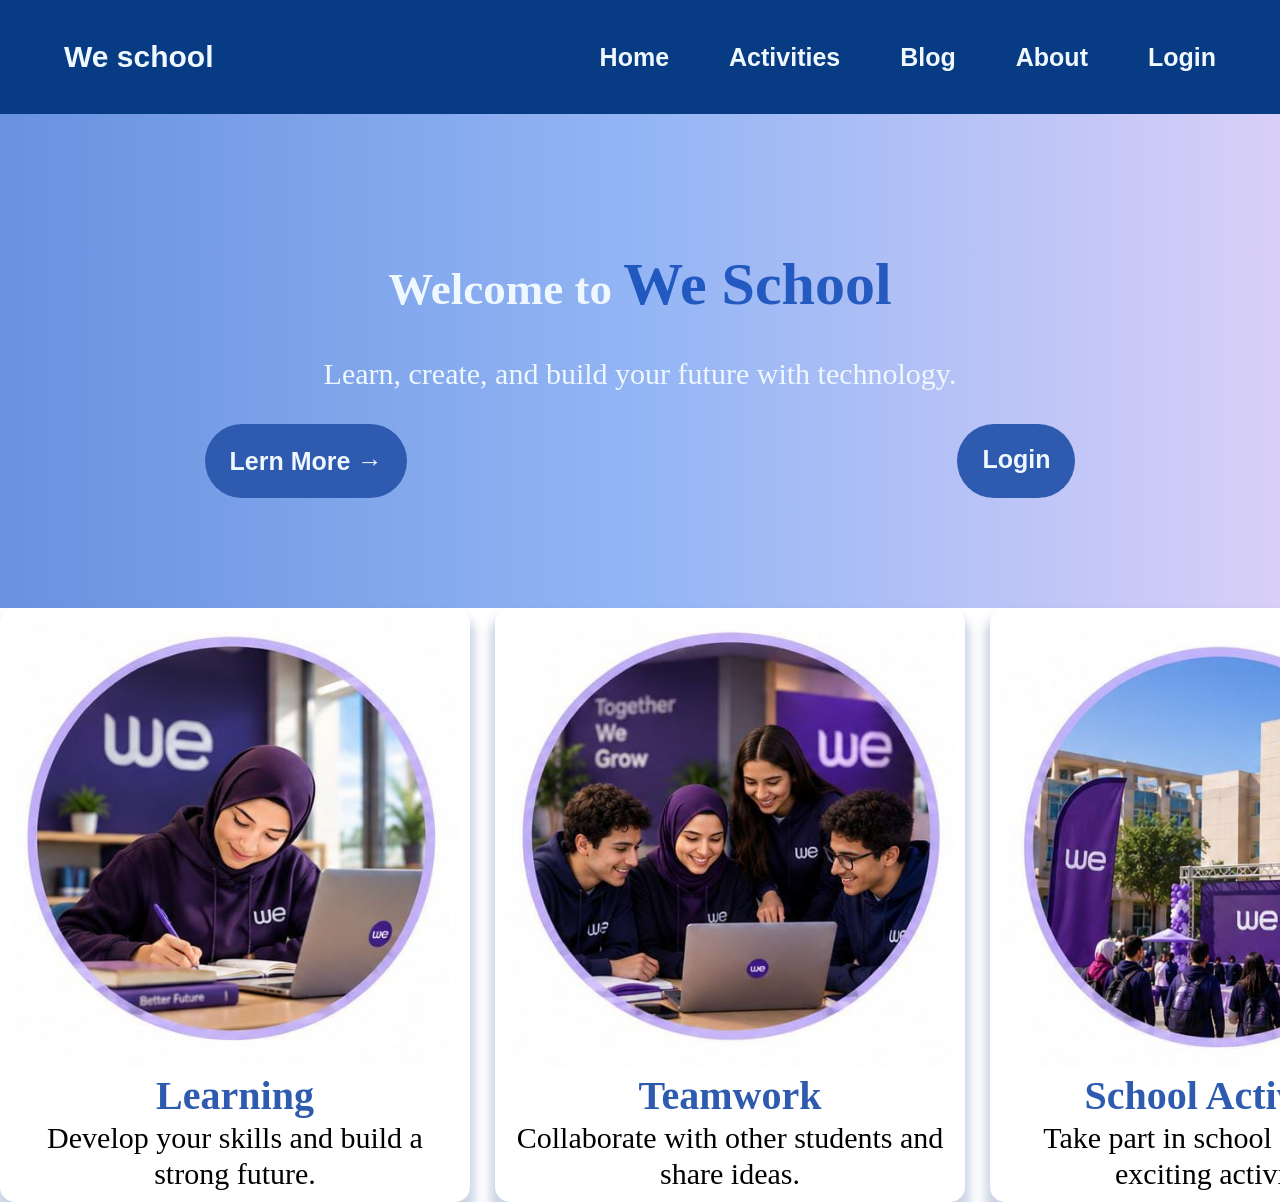
<file: index.html>
<!DOCTYPE html>
<html lang="en">
<head>
    <meta charset="UTF-8">
    <meta name="viewport" content="width=device-width, initial-scale=1.0">
    <title>our schools</title>
    <link rel="icon" href="./we.png" >
    <link rel="stylesheet" href="./style.css">
</head>
<body>
    <!-- navigation -->
     <section class="header">
        <a href="./index.html" class="home" >
            We school
        </a>

        <nav class="navigation">
            <a href="./index.html" class="html" target="_blank">Home</a>
            <a href="./activities.html" target="_blank">Activities</a>
            <a href="./blog.html" target="_blank">Blog</a>
            <a href="./about.html" target="_blank">About</a>
            <a href="./login.html" target="_blank">Login</a>
        </nav>
     </section>


     <section class="hero">
        <div class="hero-content">
            <h1>Welcome to <span>We School</span></h1>

            <p> Learn, create, and build your future with technology.</p>

            <div class="hero-button">
                <a href="./about.html" class="learn-more" target="_blank">Lern More &rarr;</a>
                <a href="./login.html" class="login" target="_blank">Login</a>
            </div>
        </div>
     </section>

     <section class="feature-container">


        <div class="feature-card">
            <img src="./learn.jpeg" alt="learning" height="450px" width="450px">
            <h3>Learning</h3>
            <p>Develop your skills and build a strong future.</p>
        </div>
        <div class="feature-card">
            <img src="./teamwork.jpeg" alt="teamwork" height="450px" width="450px">
            <h3>Teamwork</h3>
            <p>Collaborate with other students and share ideas.</p>
        </div>
        <div class="feature-card">
            <img src="./Activity.jpeg" alt="activity" height="450px" width="450px">
            <h3>School Activities</h3>
            <p>Take part in school events and exciting activities.</p>
        </div>
     </section>
</body>
</html>
</file>
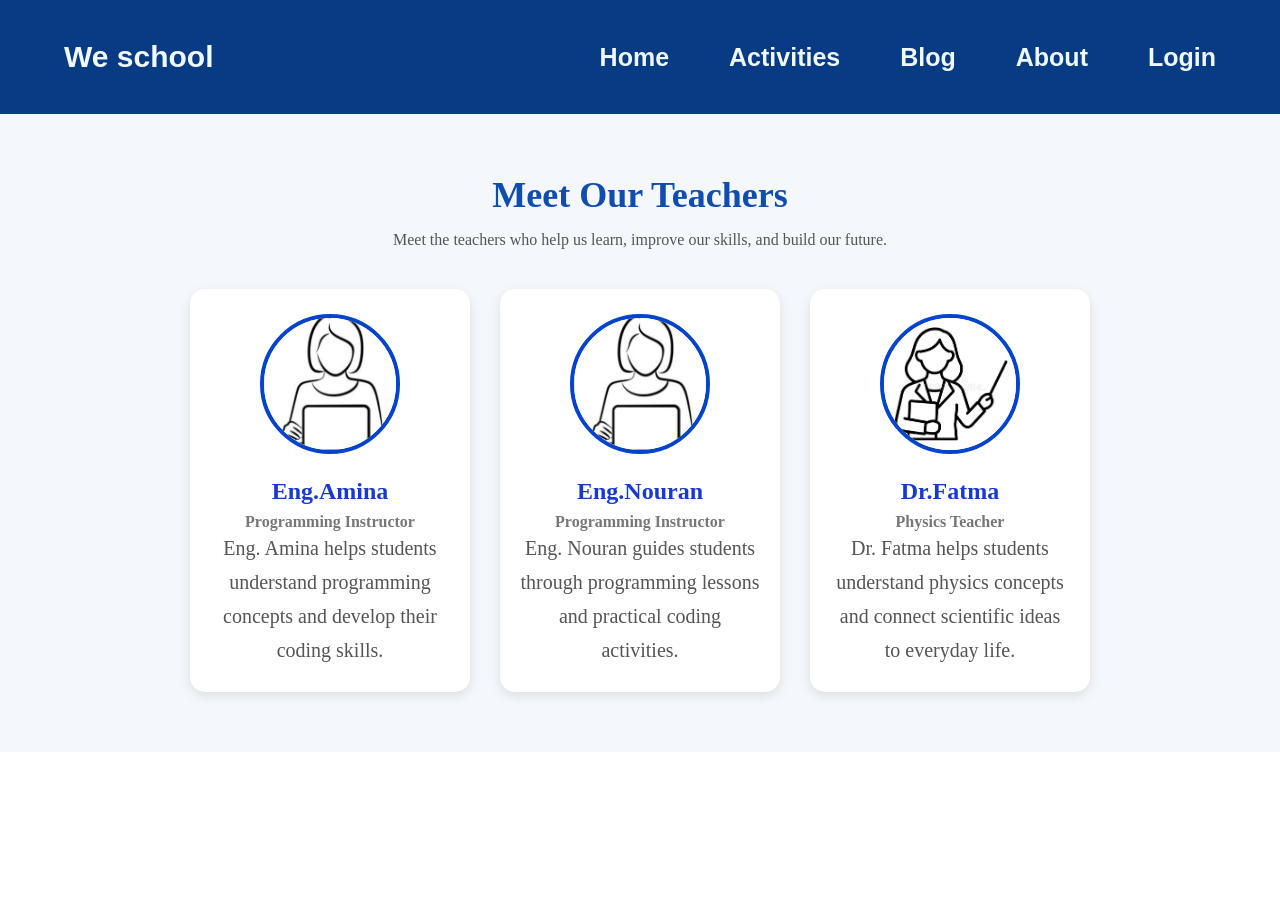
<file: about.html>
<!DOCTYPE html>
<html lang="en">
<head>
    <meta charset="UTF-8">
    <meta name="viewport" content="width=device-width, initial-scale=1.0">
    <title>We school</title>
    <link rel="icon" href="./we.png">
    <link rel="stylesheet" href="./style3.css">
</head>
<body>
    <section class="header">
        <a href="./index.html" class="home" >
            We school
        </a>

        <nav class="navigation">
            <a href="./index.html" class="html" target="_blank">Home</a>
            <a href="./activities.html" target="_blank">Activities</a>
            <a href="./blog.html" target="_blank">Blog</a>
            <a href="./about.html" target="_blank">About</a>
            <a href="./login.html" target="_blank">Login</a>
        </nav>
     </section>
     <section class="teachers-section">
        <h1>Meet Our Teachers</h1>
        <p class="teachers-intro">
            Meet the teachers who help us learn, improve our skills,
            and build our future.
        </p>

        <div class="teachers-container">

            <div class="teacher-card">
                <img src="./program.jpeg" alt="img">
                <h2>Eng.Amina</h2>
                <h3>Programming Instructor</h3>
                <p>
                    Eng. Amina helps students understand programming
                    concepts and develop their coding skills.
                </p>
            </div>

            <div class="teacher-card">
                <img src="./program.jpeg" alt="img">
                <h2>Eng.Nouran</h2>
                <h3>Programming Instructor</h3>
                <p>
                    Eng. Nouran guides students through programming
                    lessons and practical coding activities.
                </p>
            </div>

            <div class="teacher-card">
                <img src="./phisics.jpeg" alt="img">
                <h2>Dr.Fatma</h2>
                <h3>Physics Teacher</h3>
                <p>
                    Dr. Fatma helps students understand physics concepts
                    and connect scientific ideas to everyday life.
                </p>
            </div>

        </div>
        </section>
</body>
</html>
</file>
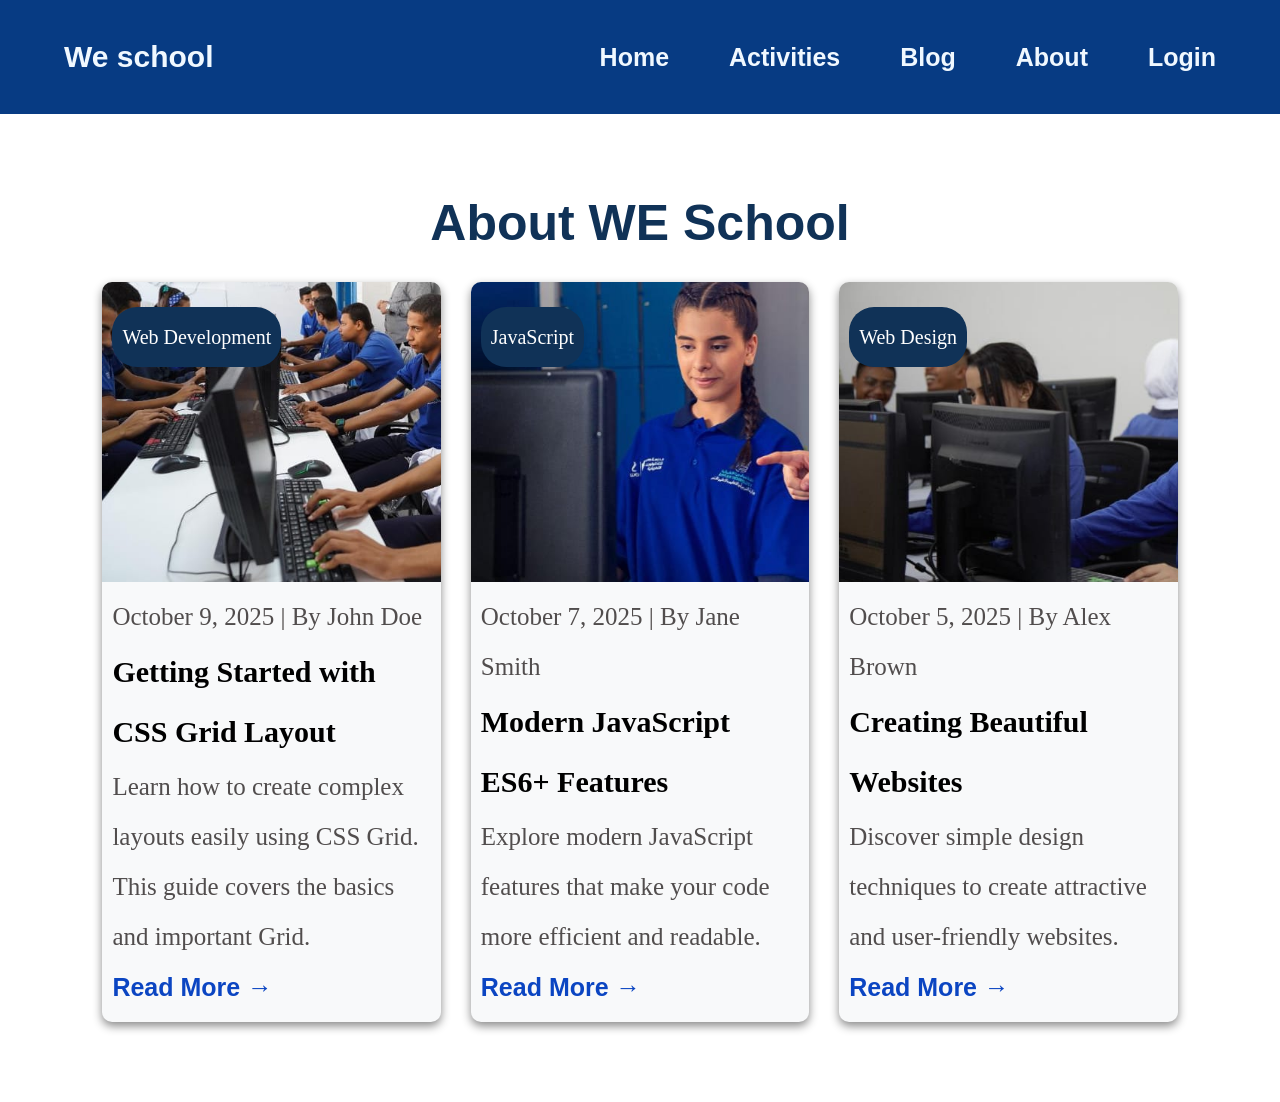
<file: activities.html>
<!DOCTYPE html>
<html lang="en">
<head>
    <meta charset="UTF-8">
    <meta name="viewport" content="width=device-width, initial-scale=1.0">
    <title>We school</title>
    <link rel="icon" href="./we.png">
    <link rel="stylesheet" href="./style2.css">
</head>
<body>
    <section class="header">
        <a href="./index.html" class="home" >
            We school
        </a>

        <nav class="navigation">
            <a href="./index.html" class="html" target="_blank">Home</a>
            <a href="./activities.html" target="_blank">Activities</a>
            <a href="./blog.html" target="_blank">Blog</a>
            <a href="./about.html" target="_blank">About</a>
            <a href="./login.html" target="_blank">Login</a>
        </nav>
     </section>

     <section class="latest">
        <h3>About WE School</h3>
        <div class="latest-container">
            <div class="latest-cards">
                <img src="./img1.jpeg" alt="img" width="600px" height="300px">
                <div class="latest-content">
                    <span>Web Development</span>
                    <p>October 9, 2025 | By John Doe</p>
                    <h6>Getting Started with CSS Grid Layout</h6>
                    <p>Learn how to create complex layouts easily using CSS Grid. This guide covers the basics and important Grid.</p>
                    <a href="#">Read More &rarr;</a>
                </div>
            </div>
            <div class="latest-cards">
                <img src="./img2.jpeg" alt="img" width="600px" height="300px">
                <div class="latest-content">
                    <span>JavaScript</span>
                    <p>October 7, 2025 | By Jane Smith</p>
                    <h6>Modern JavaScript ES6+ Features</h6>
                    <p>Explore modern JavaScript features that make your code more efficient and readable.</p>
                    <a href="#">Read More &rarr;</a>
                </div>
            </div>
            <div class="latest-cards">
                <img src="./img3.jpeg" alt="img" width="600px" height="300px">
                <div class="latest-content">
                    <span>Web Design</span>
                    <p>October 5, 2025 | By Alex Brown</p>
                    <h6>Creating Beautiful Websites</h6>
                    <p>Discover simple design techniques to create attractive and user-friendly websites.</p>
                    <a href="#">Read More &rarr;</a>
                </div>
            </div>
        </div>
    </section>
</body>
</html>
</file>
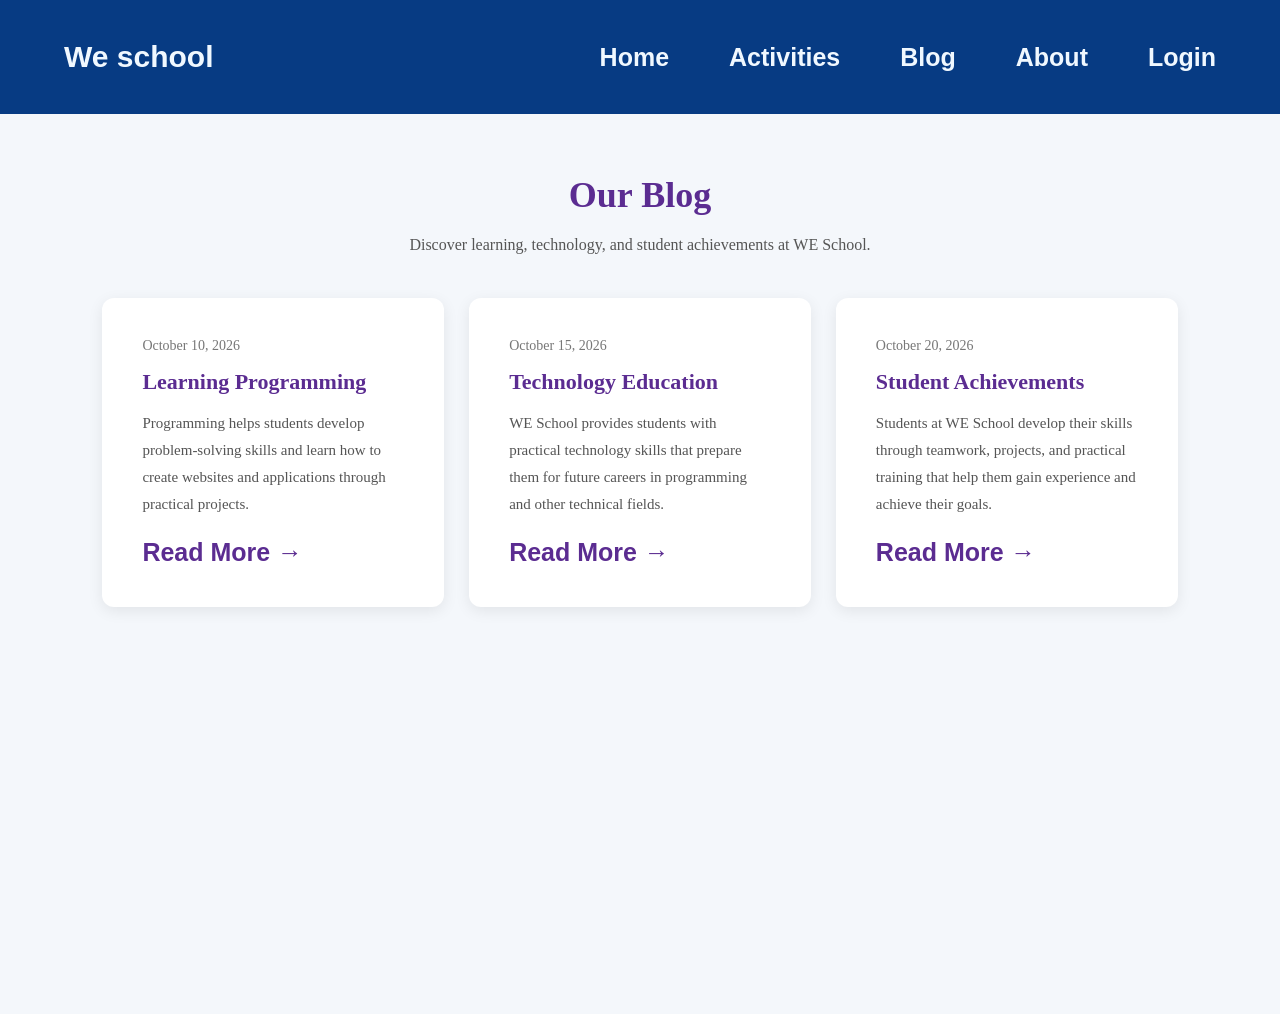
<file: blog.html>
<!DOCTYPE html>
<html lang="en">
<head>
    <meta charset="UTF-8">
    <meta name="viewport" content="width=device-width, initial-scale=1.0">
    <title>We school</title>
    <link rel="icon" href="./we.png">
    <link rel="stylesheet" href="./style4.css">
</head>
<body>
    <section class="header">
        <a href="./index.html" class="home" >
            We school
        </a>

        <nav class="navigation">
            <a href="./index.html" class="html" target="_blank">Home</a>
            <a href="./activities.html" target="_blank">Activities</a>
            <a href="./blog.html" target="_blank">Blog</a>
            <a href="./about.html" target="_blank">About</a>
            <a href="./login.html" target="_blank">Login</a>
        </nav>
     </section>

     <section class="blog-section">
        <h1>Our Blog</h1>
        <p class="blog-intro">
            Discover learning, technology, and student achievements at WE School.
        </p>

        <div class="blog-container">

            <div class="blog-card">
                <span class="blog-date">October 10, 2026</span>
                <h2>Learning Programming</h2>
                <p>
                    Programming helps students develop problem-solving
                    skills and learn how to create websites and applications
                    through practical projects.
                </p>
                <a href="about.html" class="read-more">Read More &rarr;</a>
            </div>

            <div class="blog-card">
                <span class="blog-date">October 15, 2026</span>
                <h2>Technology Education</h2>
                <p>
                    WE School provides students with practical technology
                    skills that prepare them for future careers in programming
                    and other technical fields.
                </p>
                <a href="activity.html" class="read-more">Read More &rarr;</a>
            </div>

            <div class="blog-card">
                <span class="blog-date">October 20, 2026</span>
                <h2>Student Achievements</h2>
                <p>
                    Students at WE School develop their skills through
                    teamwork, projects, and practical training that help
                    them gain experience and achieve their goals.
                </p>
                <a href="index.html" class="read-more">Read More &rarr;</a>
            </div>

        </div>
    </section>


</body>
</html>
</file>
<file: style.css>
:root{
    --background:white ;
    --background2:hsl(215, 90%, 27%);
    --font-family:Cambria, Cochin, Georgia, Times, 'Times New Roman', serif;
}

*{
    padding: 0;
    margin: 0;
    box-sizing: border-box;
}
body{
    font-family: var(--font-family);
    background-color: var(--background);                                                                                                                             
}

.header{
    padding: 40px 5%;
    background-color: var(--background2);
    display: flex;
    justify-content: space-between;
    align-items: center;
}

a{
    color: aliceblue;
    text-decoration: none;
    font-family:'Segoe UI', Tahoma, Geneva, Verdana, sans-serif;
    font-weight: bold;
    font-size: 25px;
}

.home {
    font-size: 30px;
    font-weight: bold;
}

.navigation{
    display: flex;
    gap: 60px;
    align-items: center;
}

.navigation a{
    transition:  0.2s ;
}

.navigation a:hover{
    color: hsl(199, 87%, 33%);
}

@media(max-width:900px){
    .header{
        flex-direction: column;
        gap: 20px;
    }

    .navigation{
        flex-wrap: wrap;
        justify-content: center;
        gap: 15px;
    }
}


.hero{
    background: linear-gradient(to right, #0b4fcc9e, #0755e76f, #3f0fdc33);
    display: flex;
    justify-content: center;
    align-items: center;
    text-align: center;
    padding: 110px;
    color: aliceblue;
    line-height: 2;
    font-size: 30px;
}

span{
    color: #0743b4d0;
    font-weight: bold;
    font-size: 60px;
}

.hero-button{
    display: flex;
    justify-content: center;
    gap: 550px;
    flex-wrap: wrap;
}

.learn-more{
    display: inline-block;
    padding: 12px 25px;
    margin-top: 20px;
    background-color: #2e5baf;
    border-radius: 50px;
    transition: 1s ;
}

.learn-more:hover{
    background-color: aliceblue;
    color: #2e5baf;
    border: 8px solid #2e5baf;
}

.login{
    display: inline-block;
    padding: 10px 25px ;
    margin-top: 20px;
    background-color: #2e5baf;
    border-radius: 50px;
    transition: 1s ;
}

.login:hover{
    background-color: aliceblue;
    color: #2e5baf;
    border: 8px solid #2e5baf;
}


@media(max-width:900px){
    .hero{
        background: linear-gradient( #073487df, #02369667, #0831c75b);
        padding: 100px 90px;
    }

    .hero-content h1{
        font-size: 30px;
    }
    span{
        font-size: 40px;
    }

    .hero-content p{
        font-size: 20px;
    }

    .hero-button{
        gap: 10px;
    }

    .learn-more{
        padding: 10px 15px;
        font-size: 20px;
    }

    .login{
        padding: 10px 20px;
        font-size: 20px;
    }
}

.feature-container{
    display: flex;
    justify-content: space-between;
    gap: 25px;
}

.feature-card{
    flex: 1;
    padding: 10px;
    border-radius: 15px;
    line-height: 1.2;
    box-shadow: 0 12px 10px 5px rgba(92, 123, 171, 0.318);
    text-align: center;
    transition: transform 0.5s;
}

.feature-card:hover{
    transform: scale((1.1));
}

.feature-card h3{
    font-size: 40px;
    color: #2e5baf;
}

.feature-card p{
    font-size: 30px;
}

@media(max-width:900px){
    .feature-container{
        flex-wrap: wrap;
        justify-content: center;
    }

    .feature-card p{
        font-size: 25px;
    }

    .feature-card h3{
        font-size: 30px;
    }

    .feature-card img{
        height: 200px;
        width: 200px;
    }
}
</file>
<file: style3.css>
:root{
    --background:white ;
    --background2:hsl(215, 90%, 27%);
    --font-family:Cambria, Cochin, Georgia, Times, 'Times New Roman', serif;
}

*{
    padding: 0;
    margin: 0;
    box-sizing: border-box;
}
body{
    font-family: var(--font-family);
    background-color: var(--background);                                                                                                                             
}

.header{
    padding: 40px 5%;
    background-color: var(--background2);
    display: flex;
    justify-content: space-between;
    align-items: center;
}

a{
    color: aliceblue;
    text-decoration: none;
    font-family:'Segoe UI', Tahoma, Geneva, Verdana, sans-serif;
    font-weight: bold;
    font-size: 25px;
}

.home {
    font-size: 30px;
    font-weight: bold;
}

.navigation{
    display: flex;
    gap: 60px;
    align-items: center;
}

.navigation a{
    transition:  0.2s ;
}

.navigation a:hover{
    color: hsl(199, 87%, 33%);
}

@media(max-width:900px){
    .header{
        flex-direction: column;
        gap: 20px;
    }

    .navigation{
        flex-wrap: wrap;
        justify-content: center;
        gap: 15px;
    }
}


.teachers-section {
    padding: 60px 8%;
    text-align: center;
    background-color: #f4f7fb;
}

.teachers-section h1 {
    color: #104db0;
    font-size: 36px;
    margin-bottom: 15px;
}

.teachers-intro {
    color: #555;
    margin-bottom: 40px;
}

.teachers-container {
    display: flex;
    justify-content: center;
    align-items: stretch;
    gap: 30px;
    flex-wrap: wrap;
}

.teacher-card {
    background-color: white;
    width: 280px;
    padding: 25px 20px;
    border-radius: 15px;
    box-shadow: 0 4px 12px rgba(0, 0, 0, 0.1);
    transition: transform 0.3s;
}

.teacher-card:hover {
    transform: translateY(-8px);
}

.teacher-card img {
    width: 140px;
    height: 140px;
    border-radius: 50%;
    object-fit: cover;
    border: 4px solid #0443cb;
}

.teacher-card h2 {
    color: #1739d1;
    margin: 20px 0 8px;
}

.teacher-card h3 {
    color: #777;
    font-size: 16px;
}

.teacher-card p {
    color: #555;
    font-size: 20px;
    line-height: 1.7;
}

@media (max-width: 768px) {
    .teachers-section {
        padding: 40px 5%;
    }

    .teachers-section h1 {
        font-size: 28px;
    }

    .teachers-container {
        flex-direction: column;
        align-items: center;
    }

    .teacher-card {
        width: 100%;
        max-width: 320px;
    }
}
</file>
<file: style2.css>
:root{
    --background:white ;
    --background2:hsl(215, 90%, 27%);
    --font-family:Cambria, Cochin, Georgia, Times, 'Times New Roman', serif;
}

*{
    padding: 0;
    margin: 0;
    box-sizing: border-box;
}
body{
    font-family: var(--font-family);
    background-color: var(--background);                                                                                                                             
}

.header{
    padding: 40px 5%;
    background-color: var(--background2);
    display: flex;
    justify-content: space-between;
    align-items: center;
}

a{
    color: aliceblue;
    text-decoration: none;
    font-family:'Segoe UI', Tahoma, Geneva, Verdana, sans-serif;
    font-weight: bold;
    font-size: 25px;
}

.home {
    font-size: 30px;
    font-weight: bold;
}

.navigation{
    display: flex;
    gap: 60px;
    align-items: center;
}

.navigation a{
    transition:  0.2s ;
}

.navigation a:hover{
    color: hsl(199, 87%, 33%);
}

@media(max-width:900px){
    .header{
        flex-direction: column;
        gap: 20px;
    }

    .navigation{
        flex-wrap: wrap;
        justify-content: center;
        gap: 15px;
    }
}

.latest{
    padding: 80px 8%;
}

.latest h3{
    font-size: 50px;
    font-family: Verdana, Geneva, Tahoma, sans-serif;
    color: #103257;
    margin-bottom: 30px;
    text-align: center;
}

.latest-container{
    display: grid;
    grid-template-columns: repeat(3, 1fr);
    gap: 30px;
}

.latest-cards{
    background-color: #f8f9fa;
    border-radius: 10px;
    position: relative;
    overflow: hidden;
    box-shadow: 0 4px 10px rgba(0, 0, 0, 0.462);
    transition: transform 0.5s ease;
}

.latest-cards:hover{
    transform: translateY(-5px);
}

.latest-cards img{
    object-fit: cover;
    display: block;
}

.latest-content{
    padding: 10px;
    line-height: 2;
}


.latest-content span{
    color: white;
    background-color: #103257;
    padding: 10px;
    position: absolute;
    top: 25px;
    border-radius: 25px;
    font-size: 20px;
    font-family: Cambria, Cochin, Georgia, Times, 'Times New Roman', serif;
}

.latest-content p{
    color: #514d4d;
    font-size: 25px;
}

.latest-content h6{
    font-size: 30px;
}

.latest-content a{
    color: #0b45c2;
    font-size: 25px;
    font-family: Verdana, Geneva, Tahoma, sans-serif;
}

.latest-content a:hover{
    color: #103257;
}

@media(max-width:768px ){
    .latest-container{
        grid-template-columns: 1fr;
        justify-content: center;
        align-items: center;
    }
}
</file>
<file: style4.css>
:root{
    --background:white ;
    --background2:hsl(215, 90%, 27%);
    --font-family:Cambria, Cochin, Georgia, Times, 'Times New Roman', serif;
}

*{
    padding: 0;
    margin: 0;
    box-sizing: border-box;
}
body{
    font-family: var(--font-family);
    background-color: var(--background);                                                                                                                             
}

.header{
    padding: 40px 5%;
    background-color: var(--background2);
    display: flex;
    justify-content: space-between;
    align-items: center;
}

a{
    color: aliceblue;
    text-decoration: none;
    font-family:'Segoe UI', Tahoma, Geneva, Verdana, sans-serif;
    font-weight: bold;
    font-size: 25px;
}

.home {
    font-size: 30px;
    font-weight: bold;
}

.navigation{
    display: flex;
    gap: 60px;
    align-items: center;
}

.navigation a{
    transition:  0.2s ;
}

.navigation a:hover{
    color: hsl(199, 87%, 33%);
}

@media(max-width:900px){
    .header{
        flex-direction: column;
        gap: 20px;
    }

    .navigation{
        flex-wrap: wrap;
        justify-content: center;
        gap: 15px;
    }
}


.blog-section {
    padding: 60px 8%;
    background-color: #f4f7fb;
    min-height: 100vh;
    text-align: center;
}

.blog-section h1 {
    color: #5b2c91;
    font-size: 36px;
    margin-bottom: 15px;
}

.blog-intro {
    color: #555;
    font-size: 16px;
    margin-bottom: 40px;
    line-height: 1.7;
}

.blog-container {
    display: flex;
    justify-content: center;
    align-items: stretch;
    gap: 25px;
    flex-wrap: wrap;
}

.blog-card {
    background-color: white;
    padding: 40px;
    border-radius: 12px;
    box-shadow: 0 4px 15px rgba(0, 0, 0, 0.08);
    flex: 1 1 250px;
    max-width: 350px;
    text-align: left;
    display: flex;
    flex-direction: column;
    transition: transform 0.3s ease;
}

.blog-card:hover {
    transform: translateY(-5px);
}

.blog-date {
    color: #777;
    font-size: 14px;
    margin-bottom: 15px;
}

.blog-card h2 {
    color: #5b2c91;
    font-size: 22px;
    margin-bottom: 15px;
}

.blog-card p {
    color: #555;
    font-size: 15px;
    line-height: 1.8;
    margin-bottom: 20px;
}

.read-more {
    color: #5b2c91;
    text-decoration: none;
    font-weight: bold;
    margin-top: auto;
}

.read-more:hover {
    color: #8e44ad;
}


@media (max-width: 768px) {
    .blog-section {
        padding: 40px 5%;
    }

    .blog-section h1 {
        font-size: 30px;
    }

    .blog-container {
        flex-direction: column;
        align-items: center;
    }

    .blog-card {
        width: 100%;
        max-width: 450px;
        box-sizing: border-box;
    }
}
</file>
